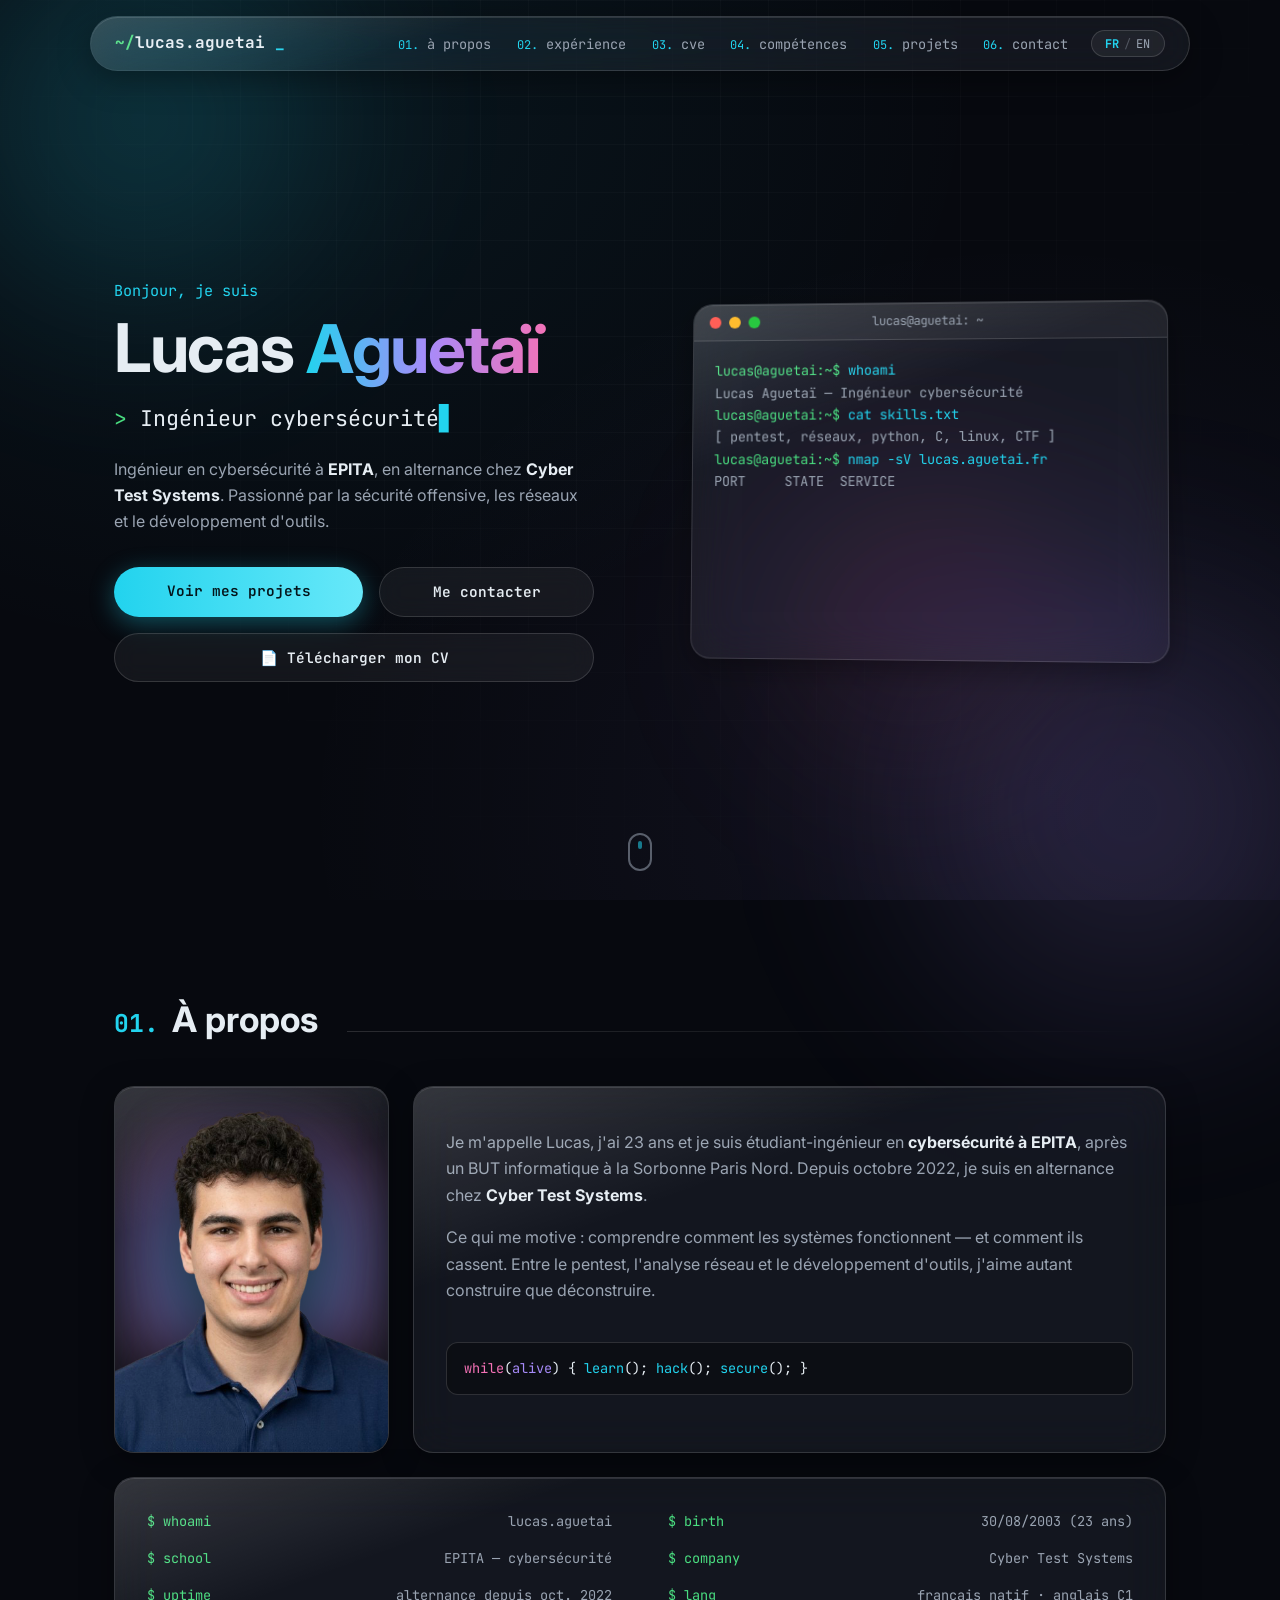
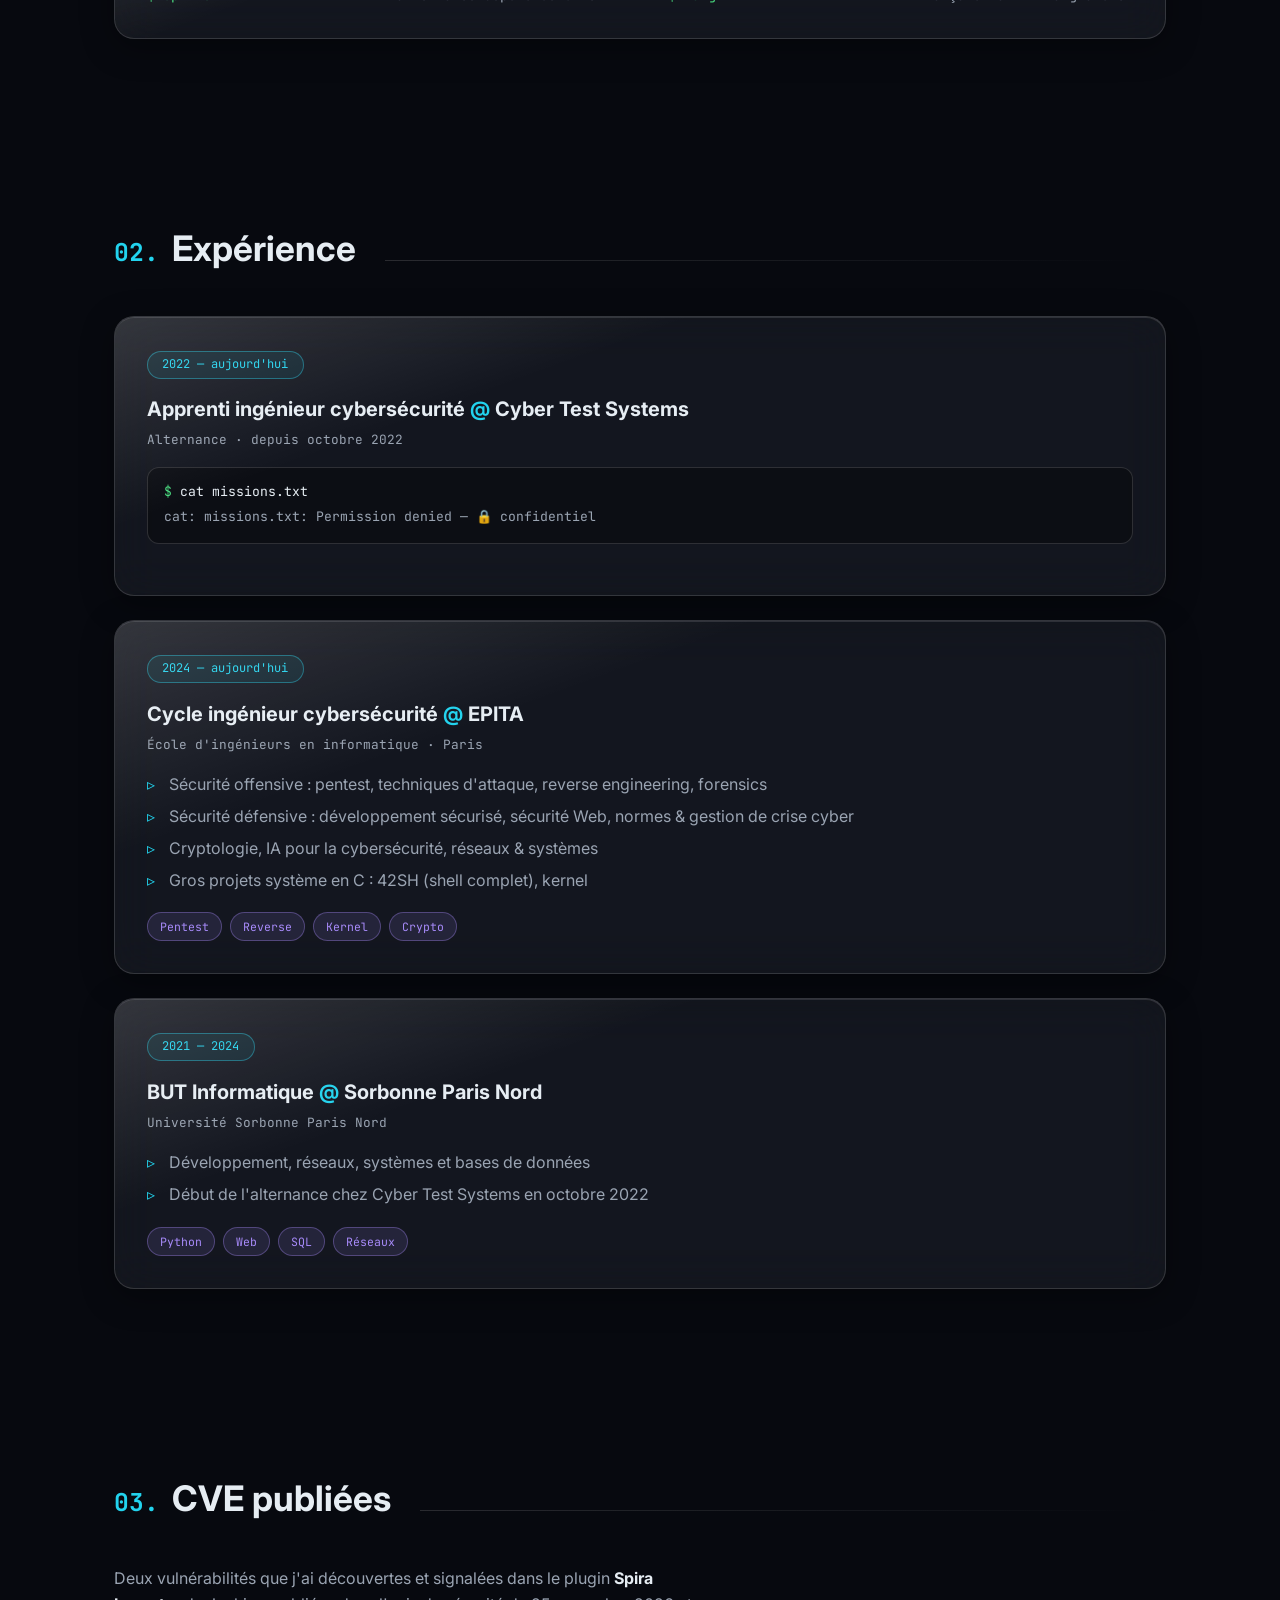
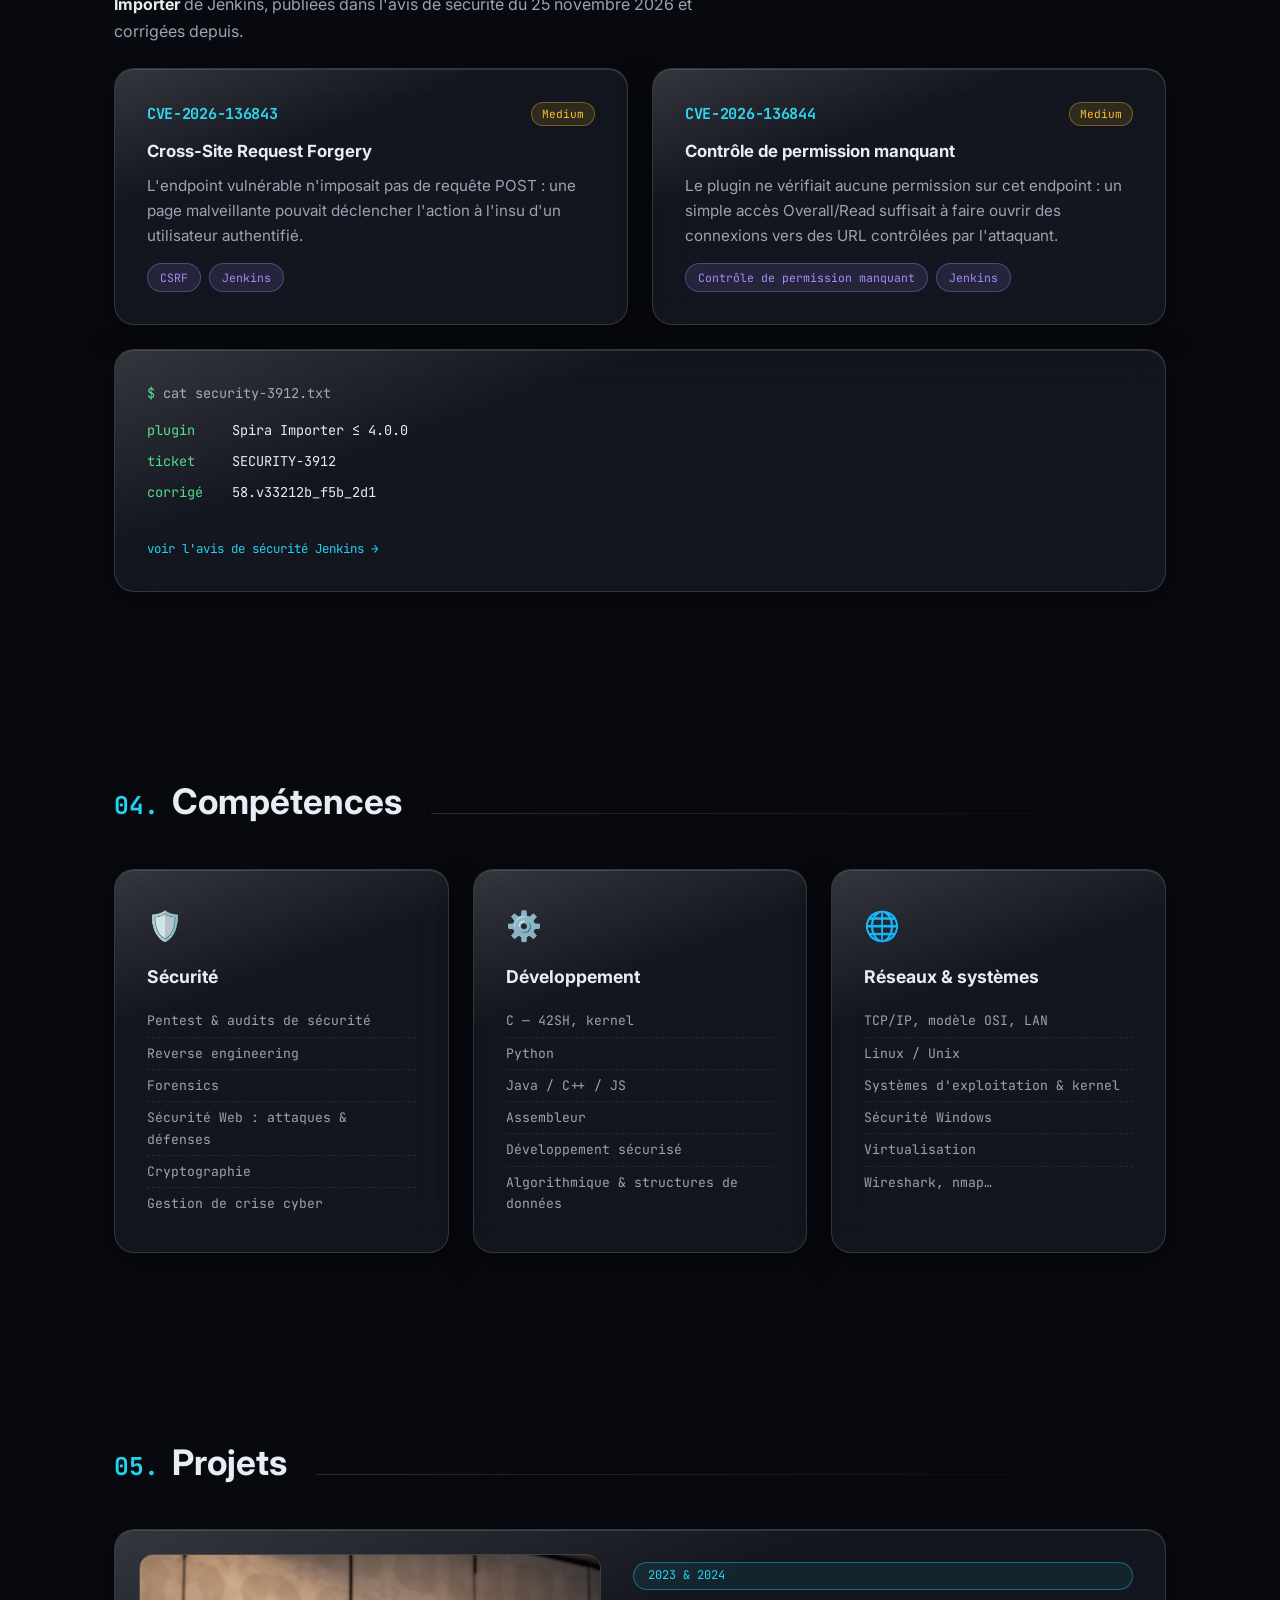
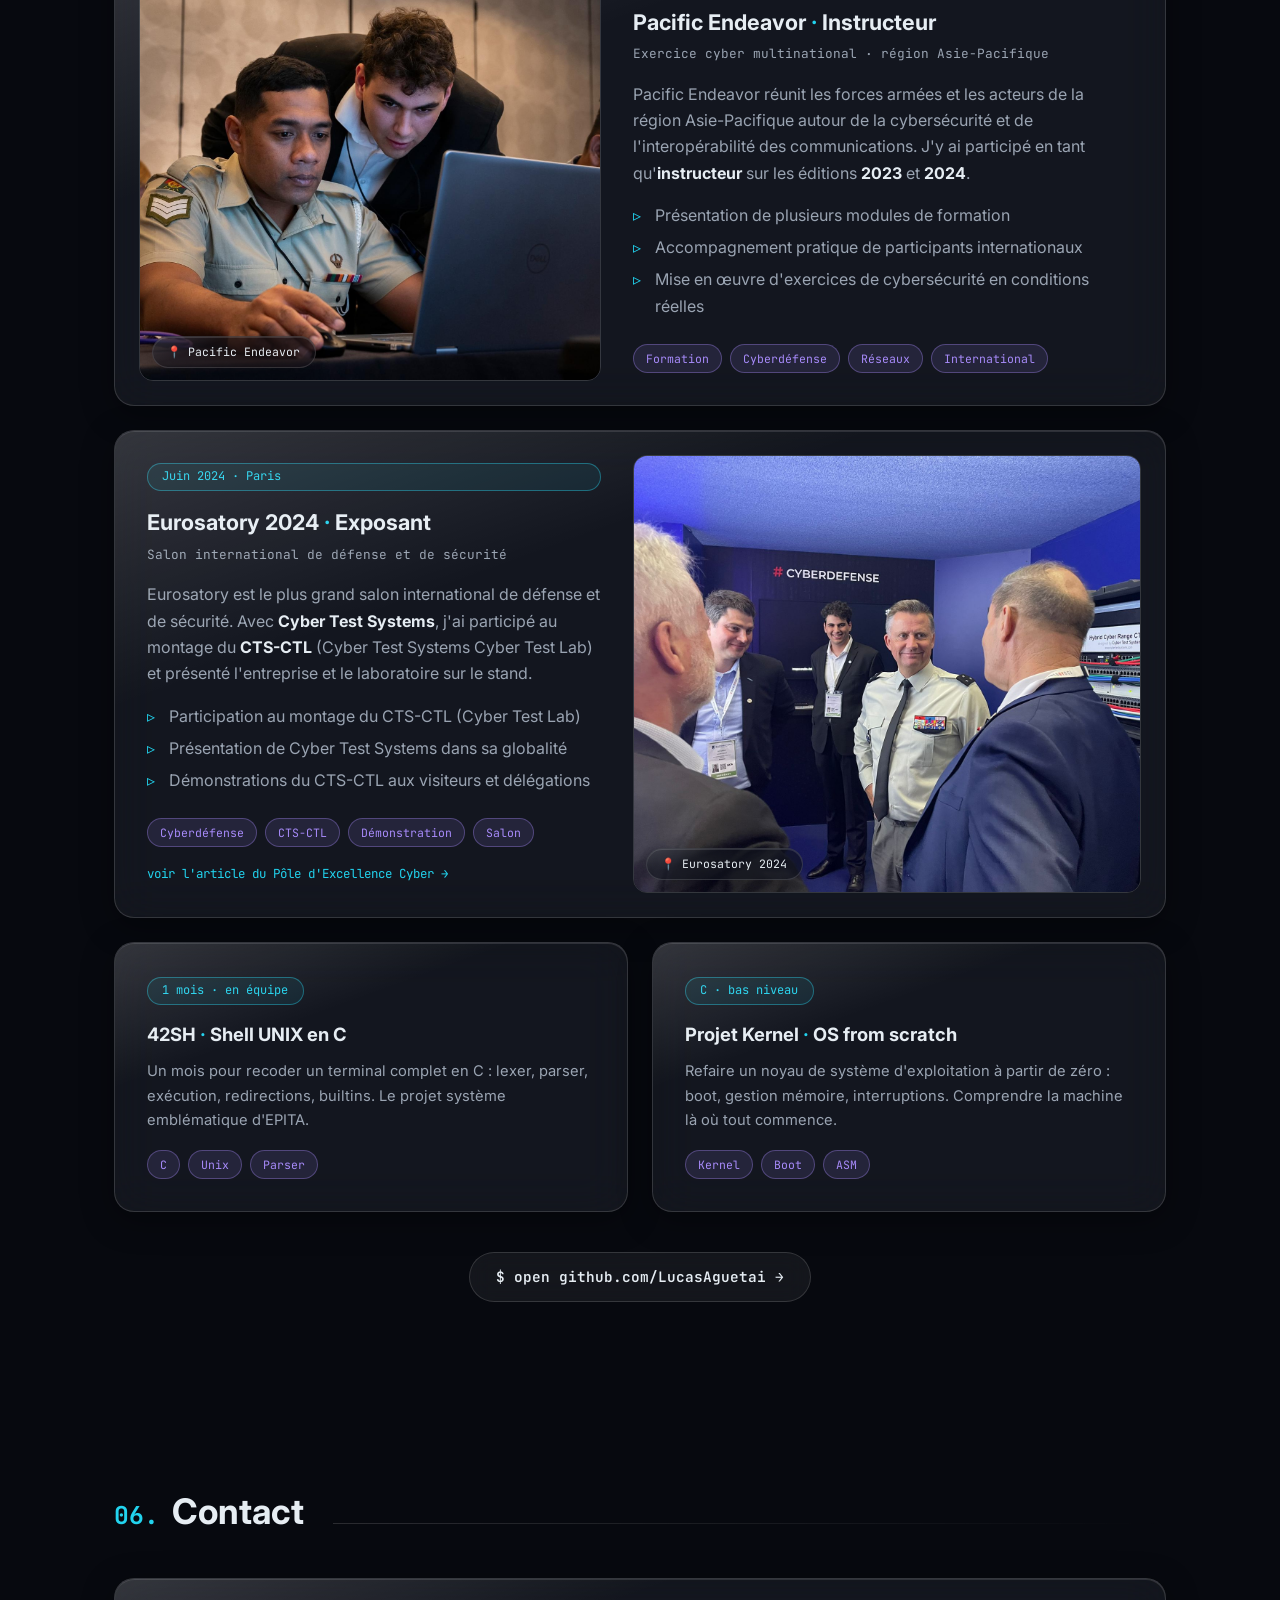
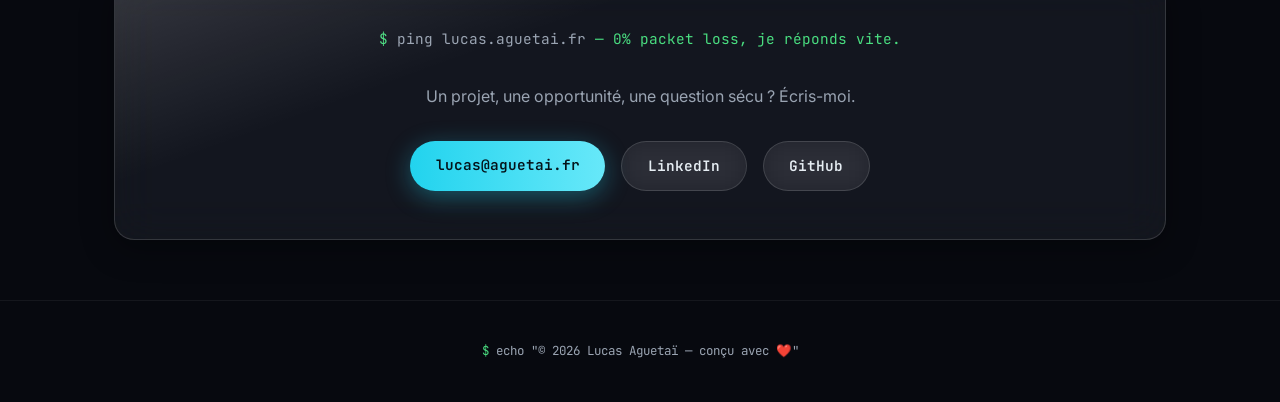
<file: index.html>
<!DOCTYPE html>
<html lang="fr">
<head>
  <meta charset="UTF-8">
  <meta name="viewport" content="width=device-width, initial-scale=1.0">
  <title>Lucas Aguetaï — Ingénieur Cybersécurité</title>
  <meta name="description" content="Portfolio de Lucas Aguetaï, ingénieur en cybersécurité à EPITA, en alternance chez Cyber Test Systems.">
  <link rel="canonical" href="https://lucas.aguetai.fr/">

  <!-- Open Graph (aperçus LinkedIn, WhatsApp, Discord…) -->
  <meta property="og:type" content="website">
  <meta property="og:url" content="https://lucas.aguetai.fr/">
  <meta property="og:title" content="Lucas Aguetaï — Ingénieur Cybersécurité">
  <meta property="og:description" content="Portfolio de Lucas Aguetaï, ingénieur en cybersécurité à EPITA, en alternance chez Cyber Test Systems.">
  <meta property="og:image" content="https://lucas.aguetai.fr/assets/lucas-aguetai.jpg">
  <meta property="og:image:width" content="1200">
  <meta property="og:image:height" content="630">
  <meta property="og:locale" content="fr_FR">
  <meta property="og:locale:alternate" content="en_US">

  <!-- Twitter Card -->
  <meta name="twitter:card" content="summary_large_image">
  <meta name="twitter:title" content="Lucas Aguetaï — Ingénieur Cybersécurité">
  <meta name="twitter:description" content="Portfolio de Lucas Aguetaï, ingénieur en cybersécurité à EPITA, en alternance chez Cyber Test Systems.">
  <meta name="twitter:image" content="https://lucas.aguetai.fr/assets/lucas-aguetai.jpg">

  <!-- Données structurées -->
  <script type="application/ld+json">
  {
    "@context": "https://schema.org",
    "@type": "Person",
    "name": "Lucas Aguetaï",
    "url": "https://lucas.aguetai.fr/",
    "image": "https://lucas.aguetai.fr/assets/lucas-aguetai-portrait.png",
    "jobTitle": "Apprenti ingénieur cybersécurité",
    "worksFor": { "@type": "Organization", "name": "Cyber Test Systems" },
    "alumniOf": [
      { "@type": "CollegeOrUniversity", "name": "EPITA" },
      { "@type": "CollegeOrUniversity", "name": "Université Sorbonne Paris Nord" }
    ],
    "knowsAbout": ["Cybersécurité", "Pentest", "Réseaux", "Reverse engineering", "Forensics"],
    "knowsLanguage": ["fr", "en"],
    "sameAs": [
      "https://www.linkedin.com/in/aguetai",
      "https://github.com/LucasAguetai"
    ]
  }
  </script>

  <link rel="preconnect" href="https://fonts.googleapis.com">
  <link rel="preconnect" href="https://fonts.gstatic.com" crossorigin>
  <link href="https://fonts.googleapis.com/css2?family=JetBrains+Mono:ital,wght@0,300;0,400;0,600;0,700;1,400&family=Inter:wght@300;400;500;600;700&display=swap" rel="stylesheet">
  <link rel="stylesheet" href="style.css">
  <link rel="icon" href="/favicon.ico" sizes="any">
  <link rel="icon" href="/favicon.svg" type="image/svg+xml">
  <link rel="apple-touch-icon" href="/apple-touch-icon.png">
</head>
<body>

  <!-- Fond animé -->
  <div class="bg" aria-hidden="true">
    <div class="blob blob-1"></div>
    <div class="blob blob-2"></div>
    <div class="blob blob-3"></div>
    <div class="grid-overlay"></div>
    <canvas id="matrix-canvas"></canvas>
  </div>

  <!-- Navigation -->
  <nav class="nav glass">
    <a href="#home" class="nav-logo">
      <span class="prompt">~/</span>lucas.aguetai
      <span class="cursor-blink">_</span>
    </a>
    <div class="nav-right">
      <ul class="nav-links">
        <li><a href="#about" data-i18n="nav-about"><span class="nav-index">01.</span> à propos</a></li>
        <li><a href="#experience" data-i18n="nav-exp"><span class="nav-index">02.</span> expérience</a></li>
        <li><a href="#cve" data-i18n="nav-cve"><span class="nav-index">03.</span> cve</a></li>
        <li><a href="#skills" data-i18n="nav-skills"><span class="nav-index">04.</span> compétences</a></li>
        <li><a href="#projects" data-i18n="nav-projects"><span class="nav-index">05.</span> projets</a></li>
        <li><a href="#contact" data-i18n="nav-contact"><span class="nav-index">06.</span> contact</a></li>
      </ul>
      <button class="lang-toggle mono" id="lang-toggle" aria-label="Changer de langue / Switch language">
        <span data-lang="fr" class="active">FR</span><span class="lang-sep">/</span><span data-lang="en">EN</span>
      </button>
      <button class="nav-toggle" aria-label="Menu" aria-expanded="false">
        <span></span><span></span><span></span>
      </button>
    </div>
  </nav>

  <main>
    <!-- ===== HERO ===== -->
    <section id="home" class="hero">
      <div class="hero-content">
        <p class="hero-hello mono" data-i18n="hero-hello">Bonjour, je suis</p>
        <h1 class="hero-name">Lucas <span class="gradient-text">Aguetaï</span></h1>
        <p class="hero-role mono">
          <span class="prompt">&gt;</span> <span id="typed-role"></span><span class="cursor-blink">▊</span>
        </p>
        <p class="hero-desc" data-i18n="hero-desc">
          Ingénieur en cybersécurité à <strong>EPITA</strong>, en alternance chez
          <strong>Cyber Test Systems</strong>. Passionné par la sécurité offensive,
          les réseaux et le développement d'outils.
        </p>
        <div class="hero-actions">
          <a href="#projects" class="btn btn-primary" data-i18n="btn-see-projects">Voir mes projets</a>
          <a href="#contact" class="btn btn-ghost" data-i18n="btn-contact-me">Me contacter</a>
          <a href="assets/CV-Lucas-Aguetai.pdf" download="CV-Lucas-Aguetai.pdf" class="btn btn-ghost" data-i18n="btn-cv">📄 Télécharger mon CV</a>
        </div>
      </div>

      <!-- Terminal -->
      <div class="terminal glass" id="terminal">
        <div class="terminal-header">
          <span class="dot dot-red"></span>
          <span class="dot dot-yellow"></span>
          <span class="dot dot-green"></span>
          <span class="terminal-title mono">lucas@aguetai: ~</span>
        </div>
        <div class="terminal-body mono" id="terminal-body"></div>
      </div>

      <a href="#about" class="scroll-hint" id="scroll-hint" aria-label="Défiler vers le bas">
        <span class="mouse"><span class="wheel"></span></span>
      </a>
    </section>

    <!-- ===== À PROPOS ===== -->
    <section id="about" class="section">
      <h2 class="section-title" data-i18n="title-about"><span class="section-index mono">01.</span> À propos</h2>
      <div class="about-grid">
        <div class="glass about-photo">
          <div class="photo-halo" aria-hidden="true"></div>
          <img src="assets/lucas-aguetai-portrait.png" alt="Lucas Aguetaï, étudiant-ingénieur en cybersécurité à EPITA" width="432" height="578">
        </div>
        <div class="glass card about-text">
          <p data-i18n="about-p1">
            Je m'appelle Lucas, j'ai <span id="age-inline">23</span> ans et je suis étudiant-ingénieur en
            <strong>cybersécurité à EPITA</strong>, après un BUT informatique à la
            Sorbonne Paris Nord. Depuis octobre 2022, je suis en alternance chez
            <strong>Cyber Test Systems</strong>.
          </p>
          <p data-i18n="about-p2">
            Ce qui me motive : comprendre comment les systèmes fonctionnent — et
            comment ils cassent. Entre le pentest, l'analyse réseau et le
            développement d'outils, j'aime autant construire que déconstruire.
          </p>
          <p class="mono about-code">
            <span class="code-kw">while</span>(<span class="code-lit">alive</span>) { <span class="code-fn">learn</span>(); <span class="code-fn">hack</span>(); <span class="code-fn">secure</span>(); }
          </p>
        </div>
        <div class="glass card about-facts mono">
          <div class="fact"><span class="fact-key">$ whoami</span><span class="fact-val">lucas.aguetai</span></div>
          <div class="fact"><span class="fact-key">$ birth</span><span class="fact-val" data-i18n="fact-birth">30/08/2003 (<span id="age">23</span> ans)</span></div>
          <div class="fact"><span class="fact-key">$ school</span><span class="fact-val" data-i18n="fact-school">EPITA — cybersécurité</span></div>
          <div class="fact"><span class="fact-key">$ company</span><span class="fact-val">Cyber Test Systems</span></div>
          <div class="fact"><span class="fact-key">$ uptime</span><span class="fact-val" data-i18n="fact-uptime">alternance depuis oct. 2022</span></div>
          <div class="fact"><span class="fact-key">$ lang</span><span class="fact-val" data-i18n="fact-lang">français natif · anglais C1</span></div>
        </div>
      </div>
    </section>

    <!-- ===== EXPÉRIENCE ===== -->
    <section id="experience" class="section">
      <h2 class="section-title" data-i18n="title-exp"><span class="section-index mono">02.</span> Expérience</h2>
      <div class="timeline">
        <div class="timeline-item glass card">
          <div class="timeline-badge mono" data-i18n="cts-badge">2022 — aujourd'hui</div>
          <h3 data-i18n="cts-title">Apprenti ingénieur cybersécurité <span class="at">@</span> Cyber Test Systems</h3>
          <p class="timeline-sub mono" data-i18n="cts-sub">Alternance · depuis octobre 2022</p>
          <p class="mono redacted" data-i18n="cts-redacted">
            <span class="prompt">$</span> cat missions.txt<br>
            <span class="redacted-out">cat: missions.txt: Permission denied — 🔒 confidentiel</span>
          </p>
        </div>
        <div class="timeline-item glass card">
          <div class="timeline-badge mono" data-i18n="epita-badge">2024 — aujourd'hui</div>
          <h3 data-i18n="epita-title">Cycle ingénieur cybersécurité <span class="at">@</span> EPITA</h3>
          <p class="timeline-sub mono" data-i18n="epita-sub">École d'ingénieurs en informatique · Paris</p>
          <ul class="timeline-list" data-i18n="epita-list">
            <li>Sécurité offensive : pentest, techniques d'attaque, reverse engineering, forensics</li>
            <li>Sécurité défensive : développement sécurisé, sécurité Web, normes &amp; gestion de crise cyber</li>
            <li>Cryptologie, IA pour la cybersécurité, réseaux &amp; systèmes</li>
            <li>Gros projets système en C : 42SH (shell complet), kernel</li>
          </ul>
          <div class="tags mono" data-i18n="epita-tags">
            <span class="tag">Pentest</span><span class="tag">Reverse</span><span class="tag">Kernel</span><span class="tag">Crypto</span>
          </div>
        </div>
        <div class="timeline-item glass card">
          <div class="timeline-badge mono">2021 — 2024</div>
          <h3 data-i18n="but-title">BUT Informatique <span class="at">@</span> Sorbonne Paris Nord</h3>
          <p class="timeline-sub mono" data-i18n="but-sub">Université Sorbonne Paris Nord</p>
          <ul class="timeline-list" data-i18n="but-list">
            <li>Développement, réseaux, systèmes et bases de données</li>
            <li>Début de l'alternance chez Cyber Test Systems en octobre 2022</li>
          </ul>
          <div class="tags mono" data-i18n="but-tags">
            <span class="tag">Python</span><span class="tag">Web</span><span class="tag">SQL</span><span class="tag">Réseaux</span>
          </div>
        </div>
      </div>
    </section>

    <!-- ===== CVE ===== -->
    <section id="cve" class="section">
      <h2 class="section-title" data-i18n="title-cve"><span class="section-index mono">03.</span> CVE publiées</h2>

      <p class="cve-intro" data-i18n="cve-intro">
        Deux vulnérabilités que j'ai découvertes et signalées dans le plugin
        <strong>Spira Importer</strong> de Jenkins, publiées dans l'avis de sécurité
        du 25 novembre 2026 et corrigées depuis.
      </p>

      <div class="cve-grid">
        <article class="glass card cve-card">
          <div class="cve-head">
            <span class="cve-id mono">CVE-2026-136843</span>
            <span class="cve-sev mono">Medium</span>
          </div>
          <h3 data-i18n="cve1-title">Cross-Site Request Forgery</h3>
          <p data-i18n="cve1-desc">
            L'endpoint vulnérable n'imposait pas de requête POST : une page
            malveillante pouvait déclencher l'action à l'insu d'un utilisateur
            authentifié.
          </p>
          <div class="tags mono">
            <span class="tag">CSRF</span><span class="tag">Jenkins</span>
          </div>
        </article>

        <article class="glass card cve-card">
          <div class="cve-head">
            <span class="cve-id mono">CVE-2026-136844</span>
            <span class="cve-sev mono">Medium</span>
          </div>
          <h3 data-i18n="cve2-title">Contrôle de permission manquant</h3>
          <p data-i18n="cve2-desc">
            Le plugin ne vérifiait aucune permission sur cet endpoint : un simple
            accès Overall/Read suffisait à faire ouvrir des connexions vers des URL
            contrôlées par l'attaquant.
          </p>
          <div class="tags mono">
            <span class="tag" data-i18n="cve2-tag">Contrôle de permission manquant</span><span class="tag">Jenkins</span>
          </div>
        </article>
      </div>

      <div class="glass card cve-meta mono">
        <p><span class="prompt">$</span> cat security-3912.txt</p>
        <div class="cve-facts">
          <span class="cve-key">plugin</span><span data-i18n="cve-fact-plugin">Spira Importer ≤ 4.0.0</span>
          <span class="cve-key">ticket</span><span>SECURITY-3912</span>
          <span class="cve-key" data-i18n="cve-key-fix">corrigé</span><span>58.v33212b_f5b_2d1</span>
        </div>
        <a class="pe-link mono" href="https://www.jenkins.io/security/advisory/2026-11-25/" target="_blank" rel="noopener" data-i18n="cve-link">voir l'avis de sécurité Jenkins →</a>
      </div>
    </section>

    <!-- ===== COMPÉTENCES ===== -->
    <section id="skills" class="section">
      <h2 class="section-title" data-i18n="title-skills"><span class="section-index mono">04.</span> Compétences</h2>
      <div class="skills-grid">
        <div class="glass card skill-card">
          <div class="skill-icon">🛡️</div>
          <h3 data-i18n="skill1-title">Sécurité</h3>
          <ul class="mono skill-list" data-i18n="skill1-list">
            <li>Pentest &amp; audits de sécurité</li>
            <li>Reverse engineering</li>
            <li>Forensics</li>
            <li>Sécurité Web : attaques &amp; défenses</li>
            <li>Cryptographie</li>
            <li>Gestion de crise cyber</li>
          </ul>
        </div>
        <div class="glass card skill-card">
          <div class="skill-icon">⚙️</div>
          <h3 data-i18n="skill2-title">Développement</h3>
          <ul class="mono skill-list" data-i18n="skill2-list">
            <li>C — 42SH, kernel</li>
            <li>Python</li>
            <li>Java / C++ / JS</li>
            <li>Assembleur</li>
            <li>Développement sécurisé</li>
            <li>Algorithmique &amp; structures de données</li>
          </ul>
        </div>
        <div class="glass card skill-card">
          <div class="skill-icon">🌐</div>
          <h3 data-i18n="skill3-title">Réseaux &amp; systèmes</h3>
          <ul class="mono skill-list" data-i18n="skill3-list">
            <li>TCP/IP, modèle OSI, LAN</li>
            <li>Linux / Unix</li>
            <li>Systèmes d'exploitation &amp; kernel</li>
            <li>Sécurité Windows</li>
            <li>Virtualisation</li>
            <li>Wireshark, nmap…</li>
          </ul>
        </div>
      </div>
    </section>

    <!-- ===== PROJETS ===== -->
    <section id="projects" class="section">
      <h2 class="section-title" data-i18n="title-projects"><span class="section-index mono">05.</span> Projets</h2>
      <div class="glass pe-card">
        <div class="pe-image">
          <img src="assets/lucas-aguetai-pacific-endeavor.jpg" alt="Lucas Aguetaï accompagnant un participant lors de Pacific Endeavor">
          <span class="pe-caption mono glass">📍 Pacific Endeavor</span>
        </div>
        <div class="pe-content">
          <div class="timeline-badge mono">2023 &amp; 2024</div>
          <h3 data-i18n="pe-title">Pacific Endeavor <span class="at">·</span> Instructeur</h3>
          <p class="timeline-sub mono" data-i18n="pe-sub">Exercice cyber multinational · région Asie-Pacifique</p>
          <p class="pe-desc" data-i18n="pe-desc">
            Pacific Endeavor réunit les forces armées et les acteurs de la région
            Asie-Pacifique autour de la cybersécurité et de l'interopérabilité des
            communications. J'y ai participé en tant qu'<strong>instructeur</strong>
            sur les éditions <strong>2023</strong> et <strong>2024</strong>.
          </p>
          <ul class="timeline-list" data-i18n="pe-list">
            <li>Présentation de plusieurs modules de formation</li>
            <li>Accompagnement pratique de participants internationaux</li>
            <li>Mise en œuvre d'exercices de cybersécurité en conditions réelles</li>
          </ul>
          <div class="tags mono" data-i18n="pe-tags">
            <span class="tag">Formation</span><span class="tag">Cyberdéfense</span><span class="tag">Réseaux</span><span class="tag">International</span>
          </div>
        </div>
      </div>
      <div class="glass pe-card pe-flip">
        <div class="pe-image">
          <img src="assets/lucas-aguetai-eurosatory-2024.jpg" alt="Lucas Aguetaï sur le stand Cyber Test Systems à Eurosatory 2024">
          <span class="pe-caption mono glass">📍 Eurosatory 2024</span>
        </div>
        <div class="pe-content">
          <div class="timeline-badge mono" data-i18n="eu-badge">Juin 2024 · Paris</div>
          <h3 data-i18n="eu-title">Eurosatory 2024 <span class="at">·</span> Exposant</h3>
          <p class="timeline-sub mono" data-i18n="eu-sub">Salon international de défense et de sécurité</p>
          <p class="pe-desc" data-i18n="eu-desc">
            Eurosatory est le plus grand salon international de défense et de
            sécurité. Avec <strong>Cyber Test Systems</strong>, j'ai participé au
            montage du <strong>CTS-CTL</strong> (Cyber Test Systems Cyber Test Lab) et présenté
            l'entreprise et le laboratoire sur le stand.
          </p>
          <ul class="timeline-list" data-i18n="eu-list">
            <li>Participation au montage du CTS-CTL (Cyber Test Lab)</li>
            <li>Présentation de Cyber Test Systems dans sa globalité</li>
            <li>Démonstrations du CTS-CTL aux visiteurs et délégations</li>
          </ul>
          <div class="tags mono" data-i18n="eu-tags">
            <span class="tag">Cyberdéfense</span><span class="tag">CTS-CTL</span><span class="tag">Démonstration</span><span class="tag">Salon</span>
          </div>
          <a class="pe-link mono" href="https://www.pole-excellence-cyber.org/evenements/eurosatory-le-vae-2s-arnaud-coustillere-aux-cotes-de-dci/" target="_blank" rel="noopener" data-i18n="eu-link">voir l'article du Pôle d'Excellence Cyber →</a>
        </div>
      </div>
      <div class="mini-projects">
        <div class="glass card mini-project">
          <div class="timeline-badge mono" data-i18n="p42-badge">1 mois · en équipe</div>
          <h3 data-i18n="p42-title">42SH <span class="at">·</span> Shell UNIX en C</h3>
          <p data-i18n="p42-desc">
            Un mois pour recoder un terminal complet en C : lexer, parser,
            exécution, redirections, builtins. Le projet système emblématique
            d'EPITA.
          </p>
          <div class="tags mono">
            <span class="tag">C</span><span class="tag">Unix</span><span class="tag">Parser</span>
          </div>
        </div>
        <div class="glass card mini-project">
          <div class="timeline-badge mono" data-i18n="pk-badge">C · bas niveau</div>
          <h3 data-i18n="pk-title">Projet Kernel <span class="at">·</span> OS from scratch</h3>
          <p data-i18n="pk-desc">
            Refaire un noyau de système d'exploitation à partir de zéro : boot,
            gestion mémoire, interruptions. Comprendre la machine là où tout
            commence.
          </p>
          <div class="tags mono">
            <span class="tag">Kernel</span><span class="tag">Boot</span><span class="tag">ASM</span>
          </div>
        </div>
      </div>
      <p class="projects-more">
        <a href="https://github.com/LucasAguetai" target="_blank" rel="noopener" class="btn btn-ghost mono">$ open github.com/LucasAguetai →</a>
      </p>
    </section>

    <!-- ===== CONTACT ===== -->
    <section id="contact" class="section section-contact">
      <h2 class="section-title" data-i18n="title-contact"><span class="section-index mono">06.</span> Contact</h2>
      <div class="glass card contact-card">
        <p class="mono contact-cmd" data-i18n="contact-cmd"><span class="prompt">$</span> ping lucas.aguetai.fr <span class="status-ok">— 0% packet loss, je réponds vite.</span></p>
        <p data-i18n="contact-p">Un projet, une opportunité, une question sécu ? Écris-moi.</p>
        <div class="contact-actions">
          <a class="btn btn-primary" href="mailto:lucas@aguetai.fr">lucas@aguetai.fr</a>
          <a class="btn btn-ghost" href="https://www.linkedin.com/in/aguetai" target="_blank" rel="noopener">LinkedIn</a>
          <a class="btn btn-ghost" href="https://github.com/LucasAguetai" target="_blank" rel="noopener">GitHub</a>
        </div>
      </div>
    </section>
  </main>

  <footer class="footer mono">
    <p data-i18n="footer-line"><span class="prompt">$</span> echo "© <span id="year">2026</span> Lucas Aguetaï — conçu avec ❤️"</p>
  </footer>

  <script src="script.js"></script>
  <script data-goatcounter="https://aguetai.goatcounter.com/count" async src="//gc.zgo.at/count.js"></script>
</body>
</html>
</file>
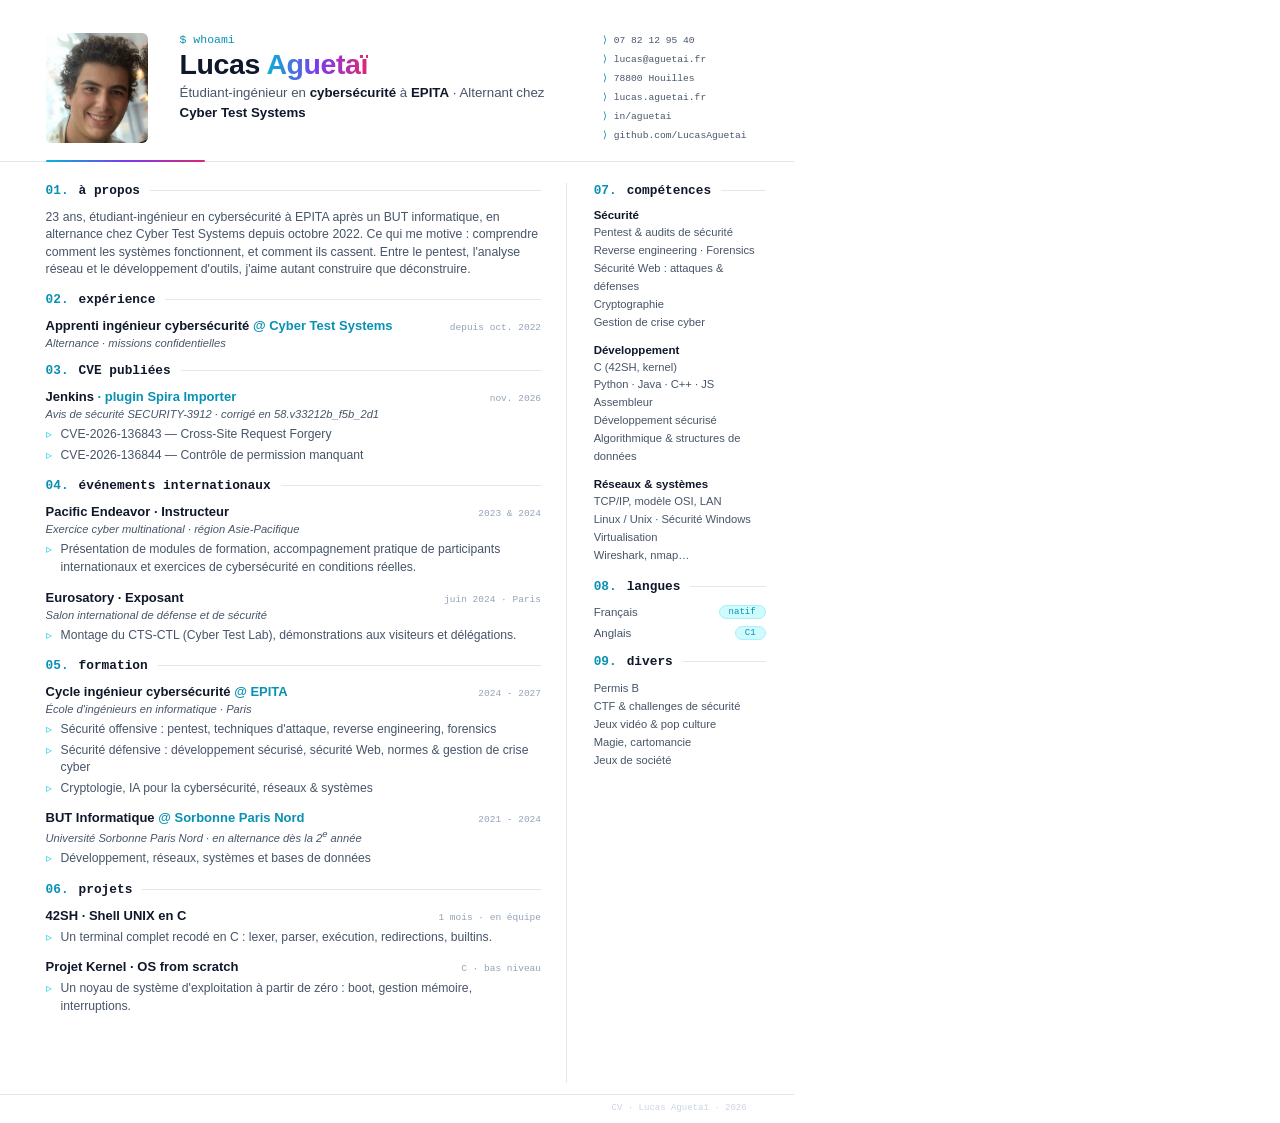
<file: cv-src/cv.html>
<!DOCTYPE html>
<html lang="fr">
<head>
<meta charset="utf-8">
<title>CV — Lucas Aguetaï</title>
<style>
  @page { size: A4; margin: 0; }

  :root {
    --ink: #0f172a;
    --body: #475569;
    --muted: #94a3b8;
    --cyan: #0891b2;
    --cyan-light: #22d3ee;
    --rule: #e2e8f0;
    --sans: "Helvetica Neue", Helvetica, Arial, sans-serif;
    --mono: "JetBrains Mono", ui-monospace, monospace;
  }

  * { margin: 0; padding: 0; box-sizing: border-box; }

  body {
    font-family: var(--sans);
    color: var(--body);
    -webkit-print-color-adjust: exact;
    print-color-adjust: exact;
  }

  .page {
    width: 210mm;
    min-height: 297mm;
    padding: 8.6mm 12.46mm 2.4mm 12.05mm;
    display: flex;
    flex-direction: column;
  }

  /* ---------- en-tête ---------- */
  .header {
    display: grid;
    grid-template-columns: 102px 1fr auto;
    gap: 32px;
    /* le filet traverse toute la page : on annule les marges puis on les rend */
    margin: 0 -12.46mm 0 -12.05mm;
    padding: 0 12.46mm 16px 12.05mm;
    border-bottom: 1px solid var(--rule);
    position: relative;
  }
  .header::after {
    content: "";
    position: absolute;
    left: 12.05mm;
    bottom: -1.5px;
    width: 159px;
    height: 2.5px;
    border-radius: 2px;
    background: linear-gradient(90deg, #06b6d4, #7c3aed, #db2777);
  }

  .photo {
    width: 102px;
    height: 110px;
    object-fit: cover;
    border-radius: 6px;
  }

  .whoami {
    font-family: var(--mono);
    font-size: 11.5px;
    color: var(--cyan);
    margin-bottom: 2px;
  }
  .name {
    font-size: 28.5px;
    font-weight: 700;
    color: var(--ink);
    letter-spacing: -0.4px;
    line-height: 1.15;
  }
  .name .grad {
    background: linear-gradient(90deg, #06b6d4, #7c3aed, #db2777);
    -webkit-background-clip: text;
    background-clip: text;
    color: transparent;
  }
  .tagline {
    margin-top: 3px;
    font-size: 13.3px;
    line-height: 1.45;
    color: var(--body);
  }
  .tagline strong { color: var(--ink); font-weight: 700; }

  .contacts {
    font-family: var(--mono);
    font-size: 9.65px;
    line-height: 19px;
    margin-top: -2px;
    color: var(--body);
    white-space: nowrap;
  }
  .contacts a { color: inherit; text-decoration: none; }
  .contacts .chev { color: var(--cyan); margin-right: 7px; }

  /* ---------- corps en deux colonnes ---------- */
  .body-grid {
    flex: 1;
    display: grid;
    grid-template-columns: 495.5px 1fr;
    gap: 24.6px;
    padding-top: 21.5px;
  }
  .sidebar {
    border-left: 1px solid var(--rule);
    padding-left: 27px;
    margin-right: -19px;
  }

  /* ---------- titres de section ---------- */
  .sec {
    display: flex;
    align-items: center;
    gap: 10px;
    font-family: var(--mono);
    font-size: 12.8px;
    font-weight: 700;
    color: var(--ink);
    margin-bottom: 11px;
  }
  .sec .num { color: var(--cyan); }
  .sec::after {
    content: "";
    flex: 1;
    height: 1px;
    background: var(--rule);
  }
  .block + .sec { margin-top: 14px; }

  /* ---------- entrées ---------- */
  .about {
    font-size: 12.3px;
    line-height: 1.41;
  }

  .entry { margin-top: 13px; }
  .entry:first-of-type { margin-top: 0; }

  .entry-head {
    display: flex;
    align-items: baseline;
    justify-content: space-between;
    gap: 12px;
  }
  .entry-title {
    font-size: 13px;
    font-weight: 700;
    color: var(--ink);
  }
  .entry-title .at { color: var(--cyan); }
  .entry-date {
    font-family: var(--mono);
    font-size: 9.5px;
    color: var(--muted);
    white-space: nowrap;
  }
  .entry-sub {
    font-size: 11.2px;
    font-style: italic;
    color: var(--body);
    margin-top: 4px;
  }

  ul { list-style: none; margin-top: 6px; }
  li {
    position: relative;
    padding-left: 15px;
    font-size: 12.2px;
    line-height: 1.44;
    margin-top: 3px;
  }
  li::before {
    content: "▹";
    position: absolute;
    left: 0;
    color: var(--cyan-light);
  }

  /* ---------- colonne de droite ---------- */
  .skill-group { margin-top: 12px; }
  .skill-group:first-of-type { margin-top: 0; }
  .skill-label {
    font-size: 11.5px;
    font-weight: 700;
    color: var(--ink);
    margin-bottom: 3px;
  }
  .skill-list {
    font-size: 11.2px;
    line-height: 1.6;
  }

  .lang {
    display: flex;
    align-items: center;
    justify-content: space-between;
    font-size: 11.5px;
    margin-top: 7.5px;
  }
  .pill {
    font-family: var(--mono);
    font-size: 9px;
    color: var(--cyan);
    background: #cffafe;
    border: 1px solid #a5f3fc;
    border-radius: 999px;
    padding: 1px 9px;
  }

  .misc {
    font-size: 11.2px;
    line-height: 1.6;
  }

  /* ---------- pied de page ---------- */
  .footer {
    margin: 11px -12.46mm 0 -12.05mm;
    padding: 8px 12.46mm 0 12.05mm;
    border-top: 1px solid var(--rule);
    text-align: right;
    font-family: var(--mono);
    font-size: 9px;
    color: #cbd5e1;
  }
</style>
</head>
<body>
<div class="page">

  <header class="header">
    <img class="photo" src="photo.jpg" alt="Lucas Aguetaï">

    <div>
      <div class="whoami">$ whoami</div>
      <h1 class="name">Lucas <span class="grad">Aguetaï</span></h1>
      <p class="tagline">
        Étudiant-ingénieur en <strong>cybersécurité</strong> à <strong>EPITA</strong> ·
        Alternant chez <strong>Cyber Test Systems</strong>
      </p>
    </div>

    <div class="contacts">
      <div><span class="chev">&#10217;</span>07 82 12 95 40</div>
      <div><span class="chev">&#10217;</span><a href="mailto:lucas@aguetai.fr">lucas@aguetai.fr</a></div>
      <div><span class="chev">&#10217;</span>78800 Houilles</div>
      <div><span class="chev">&#10217;</span><a href="https://lucas.aguetai.fr/">lucas.aguetai.fr</a></div>
      <div><span class="chev">&#10217;</span><a href="https://www.linkedin.com/in/aguetai">in/aguetai</a></div>
      <div><span class="chev">&#10217;</span><a href="https://github.com/LucasAguetai">github.com/LucasAguetai</a></div>
    </div>
  </header>

  <div class="body-grid">

    <!-- ============ colonne principale ============ -->
    <main>
      <div class="sec"><span class="num">01.</span> à propos</div>
      <div class="block">
        <p class="about">
          23 ans, étudiant-ingénieur en cybersécurité à EPITA après un BUT informatique,
          en alternance chez Cyber Test Systems depuis octobre 2022. Ce qui me motive :
          comprendre comment les systèmes fonctionnent, et comment ils cassent. Entre le
          pentest, l'analyse réseau et le développement d'outils, j'aime autant construire
          que déconstruire.
        </p>
      </div>

      <div class="sec"><span class="num">02.</span> expérience</div>
      <div class="block">
        <div class="entry">
          <div class="entry-head">
            <div class="entry-title">Apprenti ingénieur cybersécurité <span class="at">@ Cyber Test Systems</span></div>
            <div class="entry-date">depuis oct. 2022</div>
          </div>
          <div class="entry-sub">Alternance · missions confidentielles</div>
        </div>
      </div>

      <div class="sec"><span class="num">03.</span> CVE publiées</div>
      <div class="block">
        <div class="entry">
          <div class="entry-head">
            <div class="entry-title">Jenkins <span class="at">· plugin Spira Importer</span></div>
            <div class="entry-date">nov. 2026</div>
          </div>
          <div class="entry-sub">Avis de sécurité SECURITY-3912 · corrigé en 58.v33212b_f5b_2d1</div>
          <ul>
            <li>CVE-2026-136843 — Cross-Site Request Forgery</li>
            <li>CVE-2026-136844 — Contrôle de permission manquant</li>
          </ul>
        </div>
      </div>

      <div class="sec"><span class="num">04.</span> événements internationaux</div>
      <div class="block">
        <div class="entry">
          <div class="entry-head">
            <div class="entry-title">Pacific Endeavor · Instructeur</div>
            <div class="entry-date">2023 &amp; 2024</div>
          </div>
          <div class="entry-sub">Exercice cyber multinational · région Asie-Pacifique</div>
          <ul>
            <li>Présentation de modules de formation, accompagnement pratique de participants
                internationaux et exercices de cybersécurité en conditions réelles.</li>
          </ul>
        </div>

        <div class="entry">
          <div class="entry-head">
            <div class="entry-title">Eurosatory · Exposant</div>
            <div class="entry-date">juin 2024 · Paris</div>
          </div>
          <div class="entry-sub">Salon international de défense et de sécurité</div>
          <ul>
            <li>Montage du CTS-CTL (Cyber Test Lab), démonstrations aux visiteurs et délégations.</li>
          </ul>
        </div>
      </div>

      <div class="sec"><span class="num">05.</span> formation</div>
      <div class="block">
        <div class="entry">
          <div class="entry-head">
            <div class="entry-title">Cycle ingénieur cybersécurité <span class="at">@ EPITA</span></div>
            <div class="entry-date">2024 - 2027</div>
          </div>
          <div class="entry-sub">École d'ingénieurs en informatique · Paris</div>
          <ul>
            <li>Sécurité offensive : pentest, techniques d'attaque, reverse engineering, forensics</li>
            <li>Sécurité défensive : développement sécurisé, sécurité Web, normes &amp; gestion de crise cyber</li>
            <li>Cryptologie, IA pour la cybersécurité, réseaux &amp; systèmes</li>
          </ul>
        </div>

        <div class="entry">
          <div class="entry-head">
            <div class="entry-title">BUT Informatique <span class="at">@ Sorbonne Paris Nord</span></div>
            <div class="entry-date">2021 - 2024</div>
          </div>
          <div class="entry-sub">Université Sorbonne Paris Nord · en alternance dès la 2<sup>e</sup> année</div>
          <ul>
            <li>Développement, réseaux, systèmes et bases de données</li>
          </ul>
        </div>
      </div>

      <div class="sec"><span class="num">06.</span> projets</div>
      <div class="block">
        <div class="entry">
          <div class="entry-head">
            <div class="entry-title">42SH · Shell UNIX en C</div>
            <div class="entry-date">1 mois · en équipe</div>
          </div>
          <ul>
            <li>Un terminal complet recodé en C : lexer, parser, exécution, redirections, builtins.</li>
          </ul>
        </div>

        <div class="entry">
          <div class="entry-head">
            <div class="entry-title">Projet Kernel · OS from scratch</div>
            <div class="entry-date">C · bas niveau</div>
          </div>
          <ul>
            <li>Un noyau de système d'exploitation à partir de zéro : boot, gestion mémoire, interruptions.</li>
          </ul>
        </div>
      </div>
    </main>

    <!-- ============ colonne latérale ============ -->
    <aside class="sidebar">
      <div class="sec"><span class="num">07.</span> compétences</div>
      <div class="block">
        <div class="skill-group">
          <div class="skill-label">Sécurité</div>
          <div class="skill-list">
            Pentest &amp; audits de sécurité<br>
            Reverse engineering · Forensics<br>
            Sécurité Web : attaques &amp; défenses<br>
            Cryptographie<br>
            Gestion de crise cyber
          </div>
        </div>

        <div class="skill-group">
          <div class="skill-label">Développement</div>
          <div class="skill-list">
            C (42SH, kernel)<br>
            Python · Java · C++ · JS<br>
            Assembleur<br>
            Développement sécurisé<br>
            Algorithmique &amp; structures de données
          </div>
        </div>

        <div class="skill-group">
          <div class="skill-label">Réseaux &amp; systèmes</div>
          <div class="skill-list">
            TCP/IP, modèle OSI, LAN<br>
            Linux / Unix · Sécurité Windows<br>
            Virtualisation<br>
            Wireshark, nmap…
          </div>
        </div>
      </div>

      <div class="sec"><span class="num">08.</span> langues</div>
      <div class="block">
        <div class="lang"><span>Français</span><span class="pill">natif</span></div>
        <div class="lang"><span>Anglais</span><span class="pill">C1</span></div>
      </div>

      <div class="sec"><span class="num">09.</span> divers</div>
      <div class="block">
        <div class="misc">
          Permis B<br>
          CTF &amp; challenges de sécurité<br>
          Jeux vidéo &amp; pop culture<br>
          Magie, cartomancie<br>
          Jeux de société
        </div>
      </div>
    </aside>
  </div>

  <div class="footer">CV · Lucas Aguetaï · <span id="year">2026</span></div>
</div>
</body>
</html>
</file>
<file: style.css>
/* ============ VARIABLES & RESET ============ */
:root {
  --bg: #07090f;
  --bg-2: #0b0e18;
  --text: #e6edf3;
  --text-dim: #9aa4b2;
  --cyan: #22d3ee;
  --violet: #a78bfa;
  --magenta: #f472b6;
  --green: #4ade80;
  --glass-bg: rgba(255, 255, 255, 0.055);
  --glass-bg-strong: rgba(255, 255, 255, 0.09);
  --glass-border: rgba(255, 255, 255, 0.14);
  --glass-highlight: rgba(255, 255, 255, 0.35);
  --radius: 20px;
  --font-mono: "JetBrains Mono", ui-monospace, monospace;
  --font-sans: "Inter", -apple-system, BlinkMacSystemFont, sans-serif;
}

* { margin: 0; padding: 0; box-sizing: border-box; }

html { scroll-behavior: smooth; }

body {
  background: var(--bg);
  color: var(--text);
  font-family: var(--font-sans);
  line-height: 1.65;
  overflow-x: hidden;
}

.mono { font-family: var(--font-mono); }
.prompt { color: var(--green); }

::selection { background: rgba(34, 211, 238, 0.35); }

/* ============ FOND ANIMÉ ============ */
.bg {
  position: fixed;
  inset: 0;
  z-index: -1;
  background:
    radial-gradient(ellipse at 20% 10%, rgba(34, 211, 238, 0.07), transparent 50%),
    radial-gradient(ellipse at 80% 90%, rgba(167, 139, 250, 0.07), transparent 50%),
    var(--bg);
}

.blob {
  position: absolute;
  border-radius: 50%;
  filter: blur(90px);
  opacity: 0.5;
  animation: drift 24s ease-in-out infinite alternate;
}
.blob-1 {
  width: 520px; height: 520px;
  top: -140px; left: -120px;
  background: radial-gradient(circle, rgba(34, 211, 238, 0.45), transparent 70%);
}
.blob-2 {
  width: 620px; height: 620px;
  bottom: -220px; right: -160px;
  background: radial-gradient(circle, rgba(167, 139, 250, 0.4), transparent 70%);
  animation-delay: -8s;
}
.blob-3 {
  width: 420px; height: 420px;
  top: 45%; left: 55%;
  background: radial-gradient(circle, rgba(244, 114, 182, 0.28), transparent 70%);
  animation-delay: -16s;
}

@keyframes drift {
  0%   { transform: translate(0, 0) scale(1); }
  50%  { transform: translate(60px, -50px) scale(1.12); }
  100% { transform: translate(-50px, 60px) scale(0.95); }
}

.grid-overlay {
  position: absolute;
  inset: 0;
  background-image:
    linear-gradient(rgba(255, 255, 255, 0.025) 1px, transparent 1px),
    linear-gradient(90deg, rgba(255, 255, 255, 0.025) 1px, transparent 1px);
  background-size: 48px 48px;
  mask-image: radial-gradient(ellipse at 50% 0%, black 30%, transparent 80%);
}

#matrix-canvas {
  position: absolute;
  inset: 0;
  width: 100%;
  height: 100%;
  opacity: 0.14;
}

/* ============ LIQUID GLASS ============ */
.glass {
  position: relative;
  background: var(--glass-bg);
  backdrop-filter: blur(22px) saturate(1.6);
  -webkit-backdrop-filter: blur(22px) saturate(1.6);
  border: 1px solid var(--glass-border);
  border-radius: var(--radius);
  box-shadow:
    0 8px 32px rgba(0, 0, 0, 0.35),
    inset 0 1px 0 rgba(255, 255, 255, 0.12);
}
/* reflet spéculaire en haut, façon liquid glass */
.glass::before {
  content: "";
  position: absolute;
  inset: 0;
  border-radius: inherit;
  background: linear-gradient(160deg, rgba(255, 255, 255, 0.14) 0%, transparent 32%);
  pointer-events: none;
}

.card { padding: 2rem; }

/* ============ NAVIGATION ============ */
.nav {
  position: fixed;
  top: 16px;
  left: 50%;
  transform: translateX(-50%);
  width: min(1100px, calc(100% - 32px));
  display: flex;
  align-items: center;
  justify-content: space-between;
  padding: 0.8rem 1.5rem;
  z-index: 100;
  border-radius: 999px;
}

.nav-logo {
  font-family: var(--font-mono);
  font-weight: 700;
  color: var(--text);
  text-decoration: none;
  font-size: 1rem;
}

.nav-right {
  display: flex;
  align-items: center;
  gap: 1.4rem;
}

.nav-links {
  display: flex;
  gap: 1.6rem;
  list-style: none;
}

.lang-toggle {
  display: flex;
  align-items: center;
  gap: 5px;
  background: var(--glass-bg);
  border: 1px solid var(--glass-border);
  border-radius: 999px;
  padding: 0.3rem 0.85rem;
  cursor: pointer;
  color: var(--text-dim);
  font-family: var(--font-mono);
  font-size: 0.75rem;
  transition: border-color 0.2s, background 0.2s;
}
.lang-toggle:hover { border-color: var(--cyan); background: var(--glass-bg-strong); }
.lang-toggle .active { color: var(--cyan); font-weight: 700; }
.lang-sep { opacity: 0.4; }
.nav-links a {
  font-family: var(--font-mono);
  font-size: 0.85rem;
  color: var(--text-dim);
  text-decoration: none;
  transition: color 0.2s;
}
.nav-links a:hover { color: var(--cyan); }
.nav-index { color: var(--cyan); font-size: 0.75rem; }

.nav-toggle {
  display: none;
  flex-direction: column;
  gap: 5px;
  background: none;
  border: none;
  cursor: pointer;
  padding: 6px;
}
.nav-toggle span {
  width: 22px; height: 2px;
  background: var(--text);
  border-radius: 2px;
  transition: transform 0.25s, opacity 0.25s;
}

.cursor-blink { animation: blink 1.1s steps(1) infinite; color: var(--cyan); }
@keyframes blink { 50% { opacity: 0; } }

/* ============ HERO ============ */
.hero {
  position: relative;
  min-height: 100vh;
  display: grid;
  grid-template-columns: 1.1fr 1fr;
  gap: 3rem;
  align-items: center;
  max-width: 1100px;
  margin: 0 auto;
  padding: 120px 24px 60px;
}

.scroll-hint {
  position: absolute;
  bottom: 1.8rem;
  left: 50%;
  transform: translateX(-50%);
  opacity: 0.55;
  transition: opacity 0.5s ease;
}
.scroll-hint:hover { opacity: 1; }
.scroll-hint.hidden { opacity: 0; pointer-events: none; }
.mouse {
  display: block;
  width: 24px;
  height: 38px;
  border: 2px solid var(--text-dim);
  border-radius: 13px;
}
.wheel {
  display: block;
  width: 4px;
  height: 8px;
  border-radius: 2px;
  background: var(--cyan);
  margin: 6px auto 0;
  animation: wheel-scroll 1.8s ease-out infinite;
}
@keyframes wheel-scroll {
  0% { opacity: 1; transform: translateY(0); }
  55% { opacity: 0; transform: translateY(12px); }
  100% { opacity: 0; transform: translateY(0); }
}

.hero-hello { color: var(--cyan); margin-bottom: 0.6rem; font-size: 0.95rem; }

.hero-name {
  font-size: clamp(2.6rem, 6vw, 4.2rem);
  font-weight: 700;
  letter-spacing: -0.02em;
  line-height: 1.08;
}

.gradient-text {
  background: linear-gradient(90deg, var(--cyan), var(--violet), var(--magenta));
  -webkit-background-clip: text;
  background-clip: text;
  color: transparent;
  /* le tréma du ï déborde de la boîte du texte : on élargit la zone peinte */
  padding: 0.1em 0.12em 0 0;
  margin: -0.1em -0.12em 0 0;
}

.hero-role {
  margin: 1rem 0 1.2rem;
  font-size: clamp(1rem, 2.4vw, 1.35rem);
  color: var(--text);
  min-height: 1.6em;
}

.hero-desc {
  color: var(--text-dim);
  max-width: 480px;
  margin-bottom: 2rem;
}
.hero-desc strong { color: var(--text); }

.hero-actions { display: flex; gap: 1rem; flex-wrap: wrap; max-width: 480px; }
.hero-actions .btn { flex: 1 1 auto; text-align: center; white-space: nowrap; }

.btn {
  display: inline-block;
  padding: 0.75rem 1.6rem;
  border-radius: 999px;
  font-family: var(--font-mono);
  font-size: 0.9rem;
  font-weight: 600;
  text-decoration: none;
  transition: transform 0.2s, box-shadow 0.2s, background 0.2s;
}
.btn:hover { transform: translateY(-2px); }

.btn-primary {
  color: #04141a;
  background: linear-gradient(90deg, var(--cyan), #67e8f9);
  box-shadow: 0 6px 24px rgba(34, 211, 238, 0.35);
}
.btn-primary:hover { box-shadow: 0 10px 32px rgba(34, 211, 238, 0.5); }

.btn-ghost {
  color: var(--text);
  background: var(--glass-bg);
  border: 1px solid var(--glass-border);
  backdrop-filter: blur(12px);
  -webkit-backdrop-filter: blur(12px);
}
.btn-ghost:hover { background: var(--glass-bg-strong); border-color: var(--cyan); }

/* ============ TERMINAL ============ */
.terminal {
  overflow: hidden;
  font-size: 0.85rem;
  transform: perspective(1200px) rotateY(-4deg) rotateX(2deg);
  transition: transform 0.4s ease;
}
.terminal:hover { transform: perspective(1200px) rotateY(0deg) rotateX(0deg); }

.terminal-header {
  position: relative;
  display: flex;
  align-items: center;
  gap: 8px;
  padding: 12px 16px;
  background: rgba(255, 255, 255, 0.05);
  border-bottom: 1px solid var(--glass-border);
}
.dot { width: 12px; height: 12px; border-radius: 50%; }
.dot-red { background: #ff5f57; }
.dot-yellow { background: #febc2e; }
.dot-green { background: #28c840; }
.terminal-title {
  position: absolute;
  left: 50%;
  transform: translateX(-50%);
  color: var(--text-dim);
  font-size: 0.78rem;
}

.terminal-body {
  padding: 1.2rem 1.4rem 1.6rem;
  min-height: 320px;
  color: var(--text);
  white-space: pre-wrap;
  word-break: break-word;
}
.terminal-body .t-prompt { color: var(--green); }
.terminal-body .t-cmd { color: var(--cyan); }
.terminal-body .t-out { color: var(--text-dim); }
.terminal-body .t-accent { color: var(--magenta); }

/* ============ SECTIONS ============ */
.section {
  max-width: 1100px;
  margin: 0 auto;
  padding: 90px 24px;
}

.section-title {
  font-size: clamp(1.6rem, 3.5vw, 2.2rem);
  font-weight: 700;
  margin-bottom: 2.4rem;
  display: flex;
  align-items: baseline;
  gap: 0.8rem;
}
.section-title::after {
  content: "";
  flex: 1;
  height: 1px;
  background: linear-gradient(90deg, var(--glass-border), transparent);
  margin-left: 1rem;
}
.section-index { color: var(--cyan); font-size: 0.7em; }

/* fade-in au scroll */
.reveal {
  opacity: 0;
  transform: translateY(28px);
  transition: opacity 0.7s ease, transform 0.7s ease;
}
.reveal.visible { opacity: 1; transform: none; }

/* ============ À PROPOS ============ */
/* ============ CVE ============ */
.cve-intro {
  color: var(--text-dim);
  max-width: 60ch;
  margin-bottom: 1.5rem;
}
.cve-intro strong { color: var(--text); }

.cve-grid {
  display: grid;
  grid-template-columns: 1fr 1fr;
  gap: 1.5rem;
  margin-bottom: 1.5rem;
}

.cve-head {
  display: flex;
  align-items: center;
  justify-content: space-between;
  gap: 1rem;
  margin-bottom: 0.7rem;
}
.cve-id {
  font-size: 0.95rem;
  font-weight: 700;
  color: var(--cyan);
  letter-spacing: -0.02em;
}
.cve-sev {
  font-size: 0.7rem;
  color: #fbbf24;
  background: rgba(251, 191, 36, 0.12);
  border: 1px solid rgba(251, 191, 36, 0.35);
  border-radius: 999px;
  padding: 2px 10px;
  white-space: nowrap;
}
.cve-card h3 { font-size: 1.05rem; margin-bottom: 0.5rem; }
.cve-card p { color: var(--text-dim); font-size: 0.95rem; }
.cve-card .tags { margin-top: 0.9rem; }

.cve-meta { font-size: 0.85rem; }
.cve-meta > p { color: var(--text-dim); margin-bottom: 0.9rem; }
.cve-facts {
  display: grid;
  grid-template-columns: max-content 1fr;
  gap: 0.55rem 1.8rem;
  margin-bottom: 1.1rem;
}
.cve-key { color: var(--green); }
.cve-facts span:nth-child(even) { color: var(--text); }

.about-grid {
  display: grid;
  grid-template-columns: 0.62fr 1.7fr;
  gap: 1.5rem;
}

.about-photo {
  position: relative;
  overflow: hidden;
  display: flex;
  align-items: flex-end;
  justify-content: center;
  width: 100%;
}
.photo-halo {
  position: absolute;
  inset: 8% 2% 0;
  background: radial-gradient(circle at 50% 42%,
    rgba(34, 211, 238, 0.55),
    rgba(167, 139, 250, 0.45) 45%,
    rgba(244, 114, 182, 0.2) 62%,
    transparent 75%);
  filter: blur(28px);
}
.about-photo img {
  position: relative;
  display: block;
  width: 100%;
  /* les attributs width/height du HTML évitent le décalage au chargement ;
     height:auto empêche la hauteur de s'appliquer telle quelle */
  height: auto;
  margin-top: auto;
  filter: drop-shadow(0 14px 30px rgba(0, 0, 0, 0.55));
}
.about-text { display: flex; flex-direction: column; justify-content: center; }
.about-text p { margin-bottom: 1rem; color: var(--text-dim); }
.about-text strong { color: var(--text); }
.about-code {
  margin-top: 1.4rem;
  padding: 0.9rem 1.1rem;
  background: rgba(0, 0, 0, 0.35);
  border-radius: 12px;
  border: 1px solid var(--glass-border);
  font-size: 0.85rem;
  color: var(--text) !important;
}
.code-kw { color: var(--magenta); }
.code-lit { color: var(--violet); }
.code-fn { color: var(--cyan); }

.about-facts {
  grid-column: 1 / -1;
  font-size: 0.85rem;
  display: grid;
  grid-template-columns: 1fr 1fr;
  column-gap: 3.5rem;
  row-gap: 0.9rem;
  align-content: center;
}
.fact { display: flex; justify-content: space-between; gap: 1rem; flex-wrap: wrap; }
.fact-key { color: var(--green); white-space: nowrap; }
.fact-val { color: var(--text-dim); text-align: right; }
.status-ok { color: var(--green); }

/* ============ EXPÉRIENCE ============ */
.timeline { display: flex; flex-direction: column; gap: 1.5rem; }

.timeline-item { transition: transform 0.25s, border-color 0.25s; }
.timeline-item:hover { transform: translateY(-4px); border-color: rgba(34, 211, 238, 0.4); }

.timeline-badge {
  display: inline-block;
  font-size: 0.75rem;
  color: var(--cyan);
  border: 1px solid rgba(34, 211, 238, 0.4);
  background: rgba(34, 211, 238, 0.08);
  border-radius: 999px;
  padding: 0.2rem 0.9rem;
  margin-bottom: 0.9rem;
}

.timeline-item h3 { font-size: 1.25rem; margin-bottom: 0.2rem; }
.at { color: var(--cyan); }
.timeline-sub { color: var(--text-dim); font-size: 0.8rem; margin-bottom: 1rem; }

.timeline-list { list-style: none; margin-bottom: 1.2rem; }
.timeline-list li {
  color: var(--text-dim);
  padding-left: 1.4rem;
  position: relative;
  margin-bottom: 0.35rem;
}
.timeline-list li::before {
  content: "▹";
  position: absolute;
  left: 0;
  color: var(--cyan);
}

.redacted {
  font-size: 0.82rem;
  margin-bottom: 1.2rem;
  padding: 0.8rem 1rem;
  background: rgba(0, 0, 0, 0.35);
  border: 1px solid var(--glass-border);
  border-radius: 12px;
  line-height: 1.9;
}
.redacted-out { color: var(--text-dim); }

.tags { display: flex; gap: 0.5rem; flex-wrap: wrap; }
.tag {
  font-size: 0.72rem;
  padding: 0.25rem 0.75rem;
  border-radius: 999px;
  background: rgba(167, 139, 250, 0.12);
  border: 1px solid rgba(167, 139, 250, 0.35);
  color: var(--violet);
}

/* ============ COMPÉTENCES ============ */
.skills-grid {
  display: grid;
  grid-template-columns: repeat(3, 1fr);
  gap: 1.5rem;
}
.skill-card { text-align: left; transition: transform 0.25s, border-color 0.25s; }
.skill-card:hover { transform: translateY(-4px); border-color: rgba(167, 139, 250, 0.45); }
.skill-icon { font-size: 1.8rem; margin-bottom: 0.8rem; }
.skill-card h3 { margin-bottom: 0.9rem; font-size: 1.1rem; }
.skill-list { list-style: none; font-size: 0.82rem; }
.skill-list li {
  color: var(--text-dim);
  padding: 0.3rem 0;
  border-bottom: 1px dashed rgba(255, 255, 255, 0.08);
}
.skill-list li:last-child { border-bottom: none; }

/* ============ PROJETS — PACIFIC ENDEAVOR ============ */
.pe-card {
  display: grid;
  grid-template-columns: 1fr 1.1fr;
  gap: 2rem;
  padding: 1.5rem;
  align-items: stretch;
  transition: transform 0.25s, border-color 0.25s;
}
.pe-card:hover { border-color: rgba(34, 211, 238, 0.4); }

.pe-image {
  position: relative;
  border-radius: 14px;
  overflow: hidden;
  border: 1px solid var(--glass-border);
  min-height: 280px;
}
.pe-image img {
  position: absolute;
  inset: 0;
  width: 100%;
  height: 100%;
  object-fit: cover;
  display: block;
  transition: transform 0.5s ease;
}
.pe-card:hover .pe-image img { transform: scale(1.04); }

.pe-caption {
  position: absolute;
  bottom: 12px;
  left: 12px;
  font-size: 0.72rem;
  padding: 0.35rem 0.9rem;
  border-radius: 999px;
  color: var(--text);
  background: rgba(10, 13, 20, 0.55);
}

/* variante image à droite + espacement entre cartes featured */
.pe-card + .pe-card { margin-top: 1.5rem; }
.pe-flip .pe-image { order: 2; }
.pe-flip .pe-content { padding: 0.5rem 0 0.5rem 0.5rem; }

.pe-link {
  display: inline-block;
  margin-top: 1.1rem;
  font-size: 0.78rem;
  color: var(--cyan);
  text-decoration: none;
  transition: opacity 0.2s;
}
.pe-link:hover { opacity: 0.75; }

.pe-content { padding: 0.5rem 0.5rem 0.5rem 0; display: flex; flex-direction: column; }
.pe-content h3 { font-size: 1.35rem; margin-bottom: 0.2rem; }
.pe-desc { color: var(--text-dim); margin-bottom: 1rem; }
.pe-desc strong { color: var(--text); }

.mini-projects {
  display: grid;
  grid-template-columns: repeat(2, 1fr);
  gap: 1.5rem;
  margin-top: 1.5rem;
}
.mini-project { transition: transform 0.25s, border-color 0.25s; }
.mini-project:hover { transform: translateY(-4px); border-color: rgba(167, 139, 250, 0.45); }
.mini-project h3 { font-size: 1.15rem; margin-bottom: 0.6rem; }
.mini-project p { color: var(--text-dim); font-size: 0.92rem; margin-bottom: 1.1rem; }

.projects-more { text-align: center; margin-top: 2.5rem; }

/* ============ CONTACT ============ */
.section-contact { padding-bottom: 60px; }
.contact-card { text-align: center; padding: 3rem 2rem; }
.contact-cmd { margin-bottom: 1rem; font-size: 0.9rem; }
.contact-card > p { color: var(--text-dim); margin-bottom: 2rem; }
.contact-actions { display: flex; gap: 1rem; justify-content: center; flex-wrap: wrap; }

/* ============ FOOTER ============ */
.footer {
  text-align: center;
  padding: 2.5rem 24px;
  color: var(--text-dim);
  font-size: 0.78rem;
  border-top: 1px solid rgba(255, 255, 255, 0.06);
}

/* ============ RESPONSIVE ============ */
@media (max-width: 900px) {
  .hero { grid-template-columns: 1fr; padding-top: 110px; }
  .terminal { transform: none; }
  .about-grid, .skills-grid { grid-template-columns: 1fr; }
  .about-photo { max-width: 340px; margin: 0 auto; width: 100%; aspect-ratio: 432 / 578; }
  .about-facts { grid-template-columns: 1fr; }
  .cve-grid { grid-template-columns: 1fr; }
  .cve-facts { gap: 0.4rem 1.2rem; }
  .scroll-hint { display: none; }
  .pe-card { grid-template-columns: 1fr; }
  .pe-content { padding: 0 0.5rem 0.5rem; }
  .pe-flip .pe-image { order: 0; }
  .pe-flip .pe-content { padding: 0 0.5rem 0.5rem; }
  .mini-projects { grid-template-columns: 1fr; }

  .nav-toggle { display: flex; }
  .nav-links {
    position: absolute;
    top: calc(100% + 10px);
    right: 0;
    flex-direction: column;
    gap: 0;
    background: rgba(12, 15, 24, 0.92);
    backdrop-filter: blur(22px);
    -webkit-backdrop-filter: blur(22px);
    border: 1px solid var(--glass-border);
    border-radius: 18px;
    padding: 0.6rem 0;
    min-width: 220px;
    display: none;
  }
  .nav-links.open { display: flex; }
  .nav-links a { display: block; padding: 0.7rem 1.4rem; }

  .nav-toggle[aria-expanded="true"] span:nth-child(1) { transform: translateY(7px) rotate(45deg); }
  .nav-toggle[aria-expanded="true"] span:nth-child(2) { opacity: 0; }
  .nav-toggle[aria-expanded="true"] span:nth-child(3) { transform: translateY(-7px) rotate(-45deg); }
}


@media (prefers-reduced-motion: reduce) {
  .blob { animation: none; }
  html { scroll-behavior: auto; }
  .reveal { transition: none; opacity: 1; transform: none; }
  .wheel { animation: none; }
}
</file>
